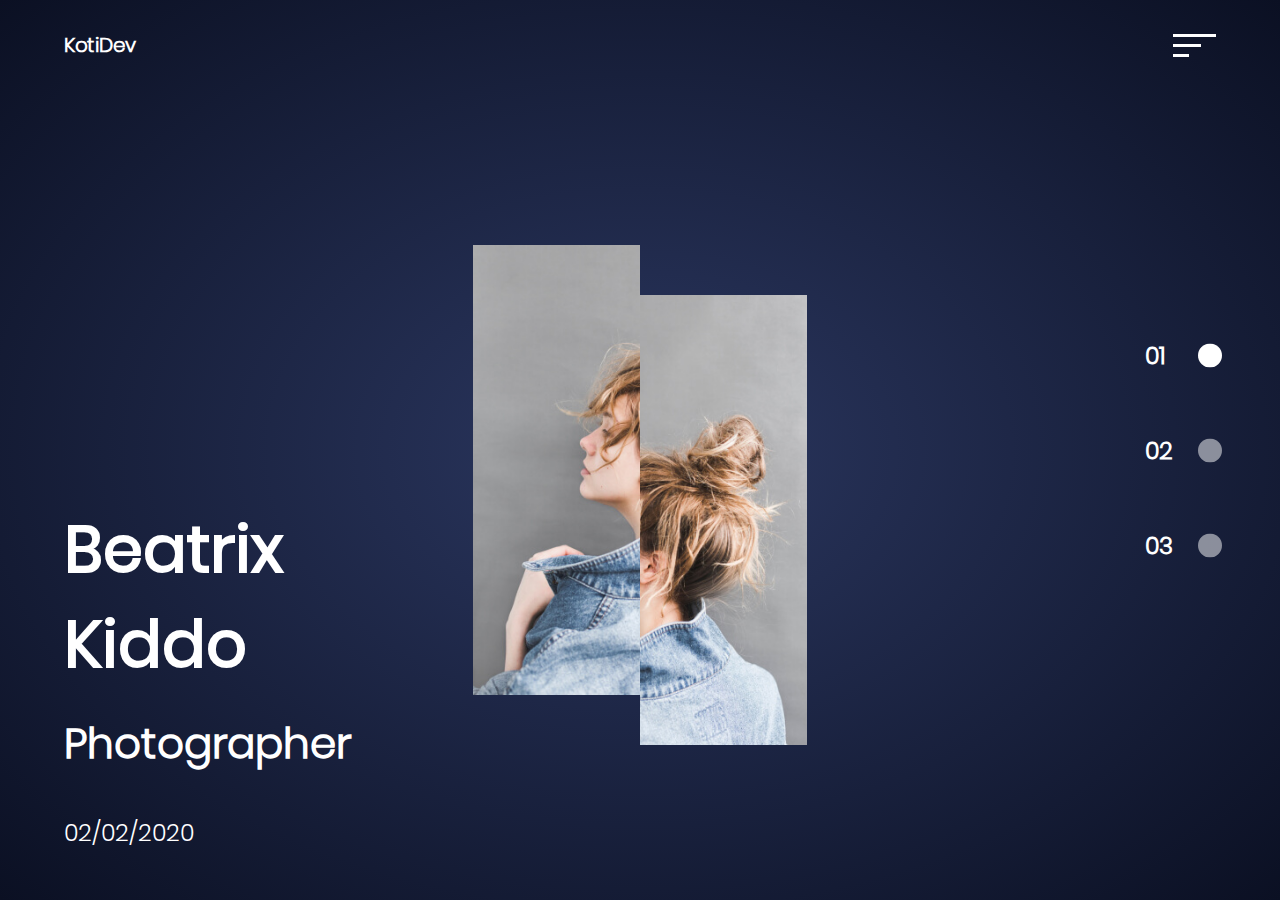
<file: index.html>
<!DOCTYPE html>
<html lang="en">
  <head>
    <meta charset="UTF-8" />
    <meta http-equiv="X-UA-Compatible" content="IE=edge" />
    <meta name="viewport" content="width=device-width, initial-scale=1.0" />
    <title>Krembo Genocide</title>
    <link rel="stylesheet" href="./style.css" />
    <link rel="icon" href="./img/icon.ico" />
  </head>
  <body>
    <div class="portfolio">
      <header>
        <nav>
          <h3 class="logo">KotiDev</h3>
          <svg
            class="menu"
            width="43"
            height="23"
            viewBox="0 0 43 23"
            fill="none"
            xmlns="http://www.w3.org/2000/svg"
          >
            <line y1="1.5" x2="43" y2="1.5" stroke="white" stroke-width="3" />
            <line y1="11.5" x2="28" y2="11.5" stroke="white" stroke-width="3" />
            <line y1="21.5" x2="16" y2="21.5" stroke="white" stroke-width="3" />
          </svg>
          <div class="nav-open">
            <div class="contact">
              <h3>Contact</h3>
              <p>052-652-2207</p>
            </div>
            <div class="social">
              <h3>Social</h3>
              <div class="social-links">
                <img src="/img/Facebook.svg" alt="" />
                <img src="/img/Instagram.svg" alt="" />
                <img src="/img/Twitter.svg" alt="" />
              </div>
            </div>
          </div>
        </nav>
        <main>
          <!-- Each section is classed under a different pro   -->
          <!-- Holds images and text data -->
          <section class="page photographer">
            <div class="details">
              <h1>Beatrix Kiddo</h1>
              <h2>Photographer</h2>
              <p>02/02/2020</p>
            </div>
            <div class="hero">
              <a href="./photo.html">
                <img
                  src="./img/model-left.jpg"
                  alt="model"
                  class="model-left"
                />
                <img
                  src="./img/model-right.jpg"
                  alt="model"
                  class="model-right"
                />
              </a>
            </div>
          </section>
          <section class="page chef">
            <div class="details">
              <h1>Robin Williams</h1>
              <h2>Chef</h2>
              <p>02/02/2020</p>
            </div>
            <div class="hero">
              <a href="./chef.html">
                <img src="./img/chef-left.jpg" alt="model" class="model-left" />
                <img
                  src="./img/chef-right.jpg"
                  alt="model"
                  class="model-right"
                />
              </a>
            </div>
          </section>
          <section class="page barber">
            <div class="details">
              <h1>Joe DiMaggio</h1>
              <h2>Hairstylist</h2>
              <p>02/02/2020</p>
            </div>
            <div class="hero">
              <a href="./barber.html">
                <img src="./img/hair-left.jpg" alt="model" class="model-left" />
                <img
                  src="./img/hair-right.jpg"
                  alt="model"
                  class="model-right"
                />
              </a>
            </div>
          </section>
          <!-- div for three filled dots for the interactive navbar  -->
          <div class="pages">
            <div class="page-1">
              <h3>01</h3>
              <svg
                class="slide active"
                width="12"
                height="12"
                viewBox="0 0 12 12"
                fill="none"
                xmlns="http://www.w3.org/2000/svg"
              >
                <circle cx="6" cy="6" r="6" fill="white" />
              </svg>
            </div>
            <div class="page-2">
              <h3>02</h3>
              <svg
                class="slide"
                width="12"
                height="12"
                viewBox="0 0 12 12"
                fill="none"
                xmlns="http://www.w3.org/2000/svg"
              >
                <circle cx="6" cy="6" r="6" fill="white" />
              </svg>
            </div>
            <div class="page-3">
              <h3>03</h3>
              <svg
                class="slide"
                width="12"
                height="12"
                viewBox="0 0 12 12"
                fill="none"
                xmlns="http://www.w3.org/2000/svg"
              >
                <circle cx="6" cy="6" r="6" fill="white" />
              </svg>
            </div>
          </div>
        </main>
      </header>
    </div>
    <script src="./app.js"></script>
    <script
      src="https://cdnjs.cloudflare.com/ajax/libs/gsap/3.6.1/gsap.min.js"
      integrity="sha512-cdV6j5t5o24hkSciVrb8Ki6FveC2SgwGfLE31+ZQRHAeSRxYhAQskLkq3dLm8ZcWe1N3vBOEYmmbhzf7NTtFFQ=="
      crossorigin="anonymous"
    ></script>
    <script src="./navOpen.js"></script>
  </body>
</html>
</file>
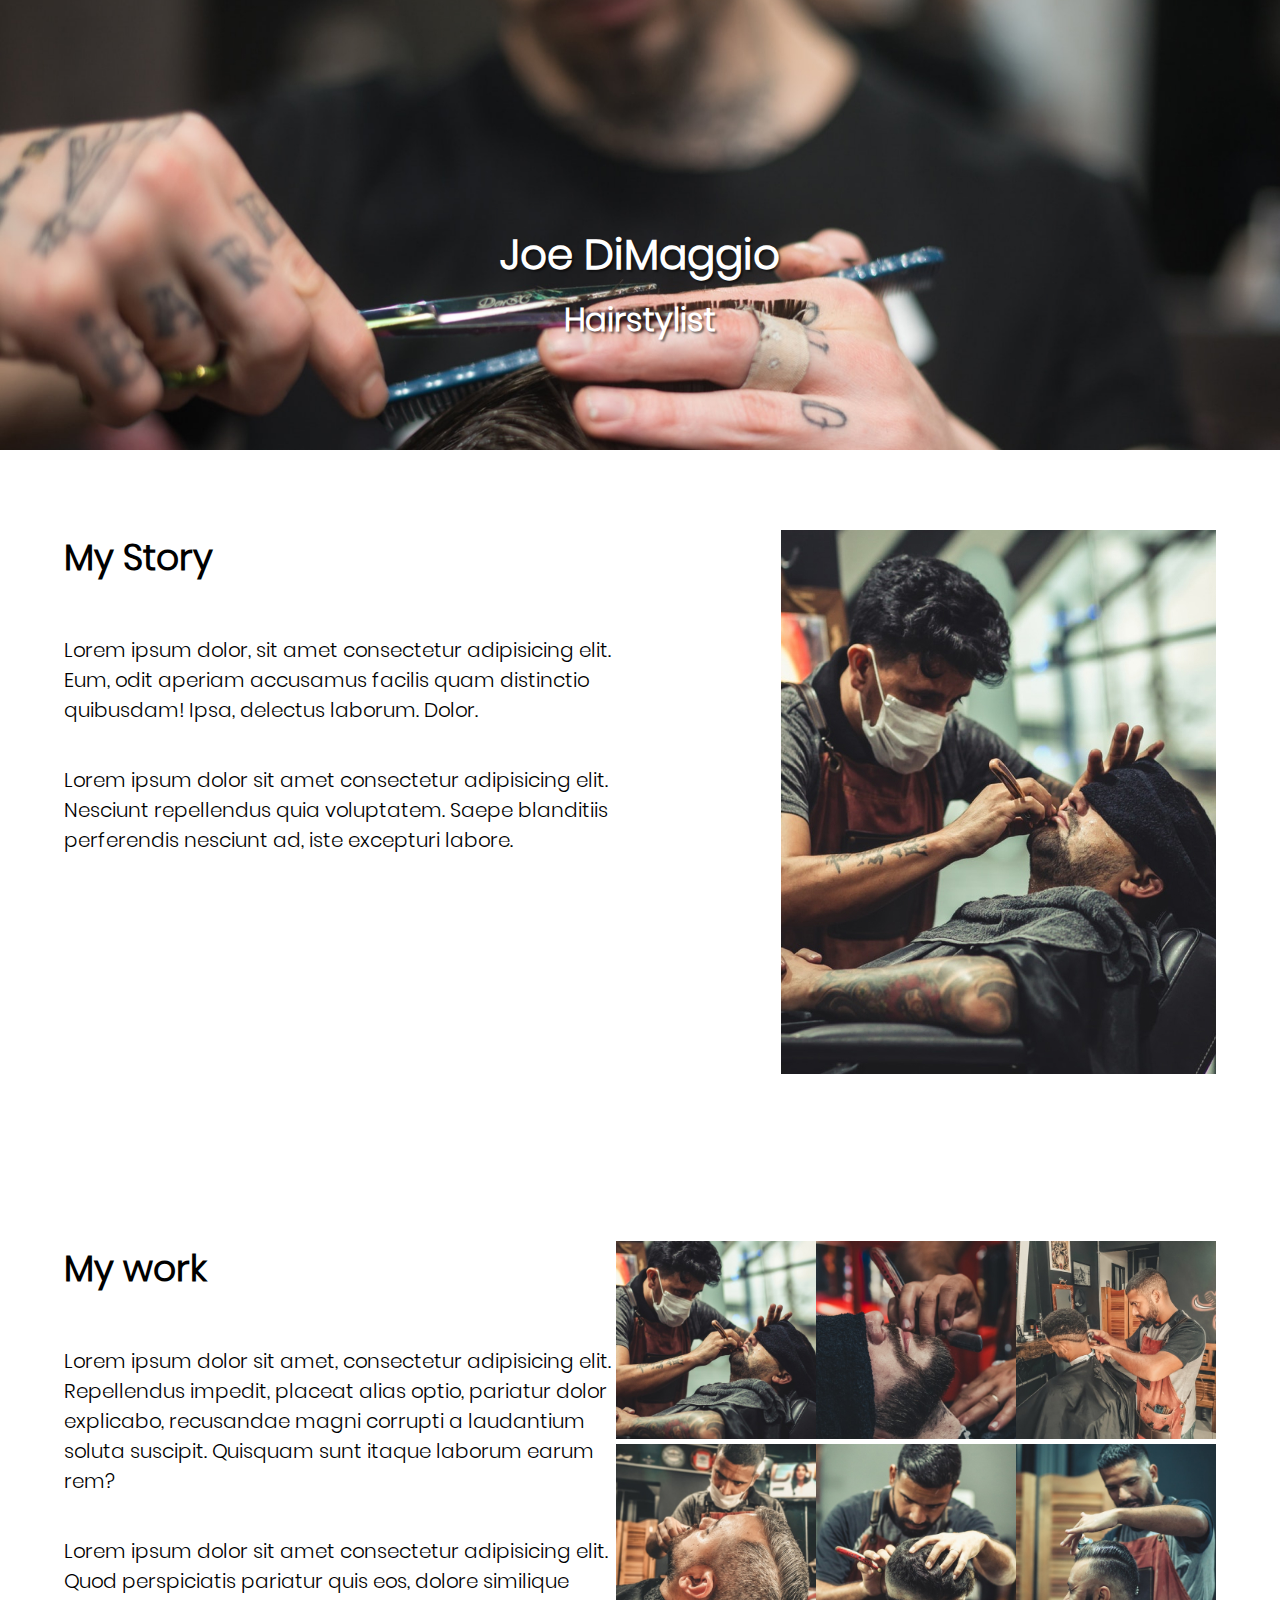
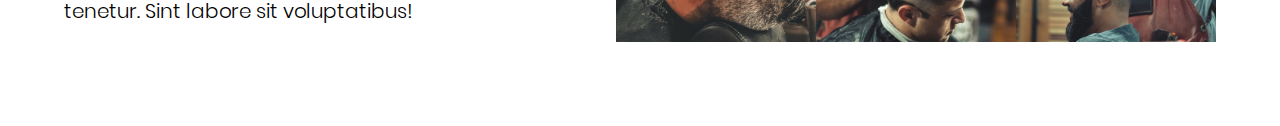
<file: barber.html>
<!DOCTYPE html>
<html lang="en">
  <head>
    <meta charset="UTF-8" />
    <meta http-equiv="X-UA-Compatible" content="IE=edge" />
    <meta name="viewport" content="width=device-width, initial-scale=1.0" />
    <link rel="stylesheet" href="./style.css" />
    <title>Joe DiMaggio</title>
  </head>
  <body>
    <main>
      <div class="banner">
        <img src="./img/barber-bg.jpg" alt="" />
        <div class="author">
          <h1>Joe DiMaggio</h1>
          <h3>Hairstylist</h3>
        </div>
      </div>
      <div class="story">
        <div class="story-description">
          <h3>My Story</h3>
          <p>
            Lorem ipsum dolor, sit amet consectetur adipisicing elit. Eum, odit
            aperiam accusamus facilis quam distinctio quibusdam! Ipsa, delectus
            laborum. Dolor.
          </p>
          <p>
            Lorem ipsum dolor sit amet consectetur adipisicing elit. Nesciunt
            repellendus quia voluptatem. Saepe blanditiis perferendis nesciunt
            ad, iste excepturi labore.
          </p>
        </div>
        <div class="profile">
          <img src="./img/barber-profile.jpg" alt="profile" />
        </div>
      </div>
      <div class="my-work">
        <div class="work-description">
          <h3>My work</h3>
          <p>
            Lorem ipsum dolor sit amet, consectetur adipisicing elit.
            Repellendus impedit, placeat alias optio, pariatur dolor explicabo,
            recusandae magni corrupti a laudantium soluta suscipit. Quisquam
            sunt itaque laborum earum rem?
          </p>
          <p>
            Lorem ipsum dolor sit amet consectetur adipisicing elit. Quod
            perspiciatis pariatur quis eos, dolore similique tenetur. Sint
            labore sit voluptatibus!
          </p>
        </div>
        <div class="work-gallery">
          <img src="./img/barber-gallery-1.jpg" alt="barberimg1" />
          <img src="./img/barber-gallery-2.jpg" alt="barberimg2" />
          <img src="./img/barber-gallery-3.jpg" alt="barberimg3" />
          <img src="./img/barber-gallery-4.jpg" alt="barberimg4" />
          <img src="./img/barber-gallery-5.jpg" alt="barberimg5" />
          <img src="./img/barber-gallery-6.jpg" alt="barberimg6" />
        </div>
      </div>
    </main>
  </body>
</html>
</file>
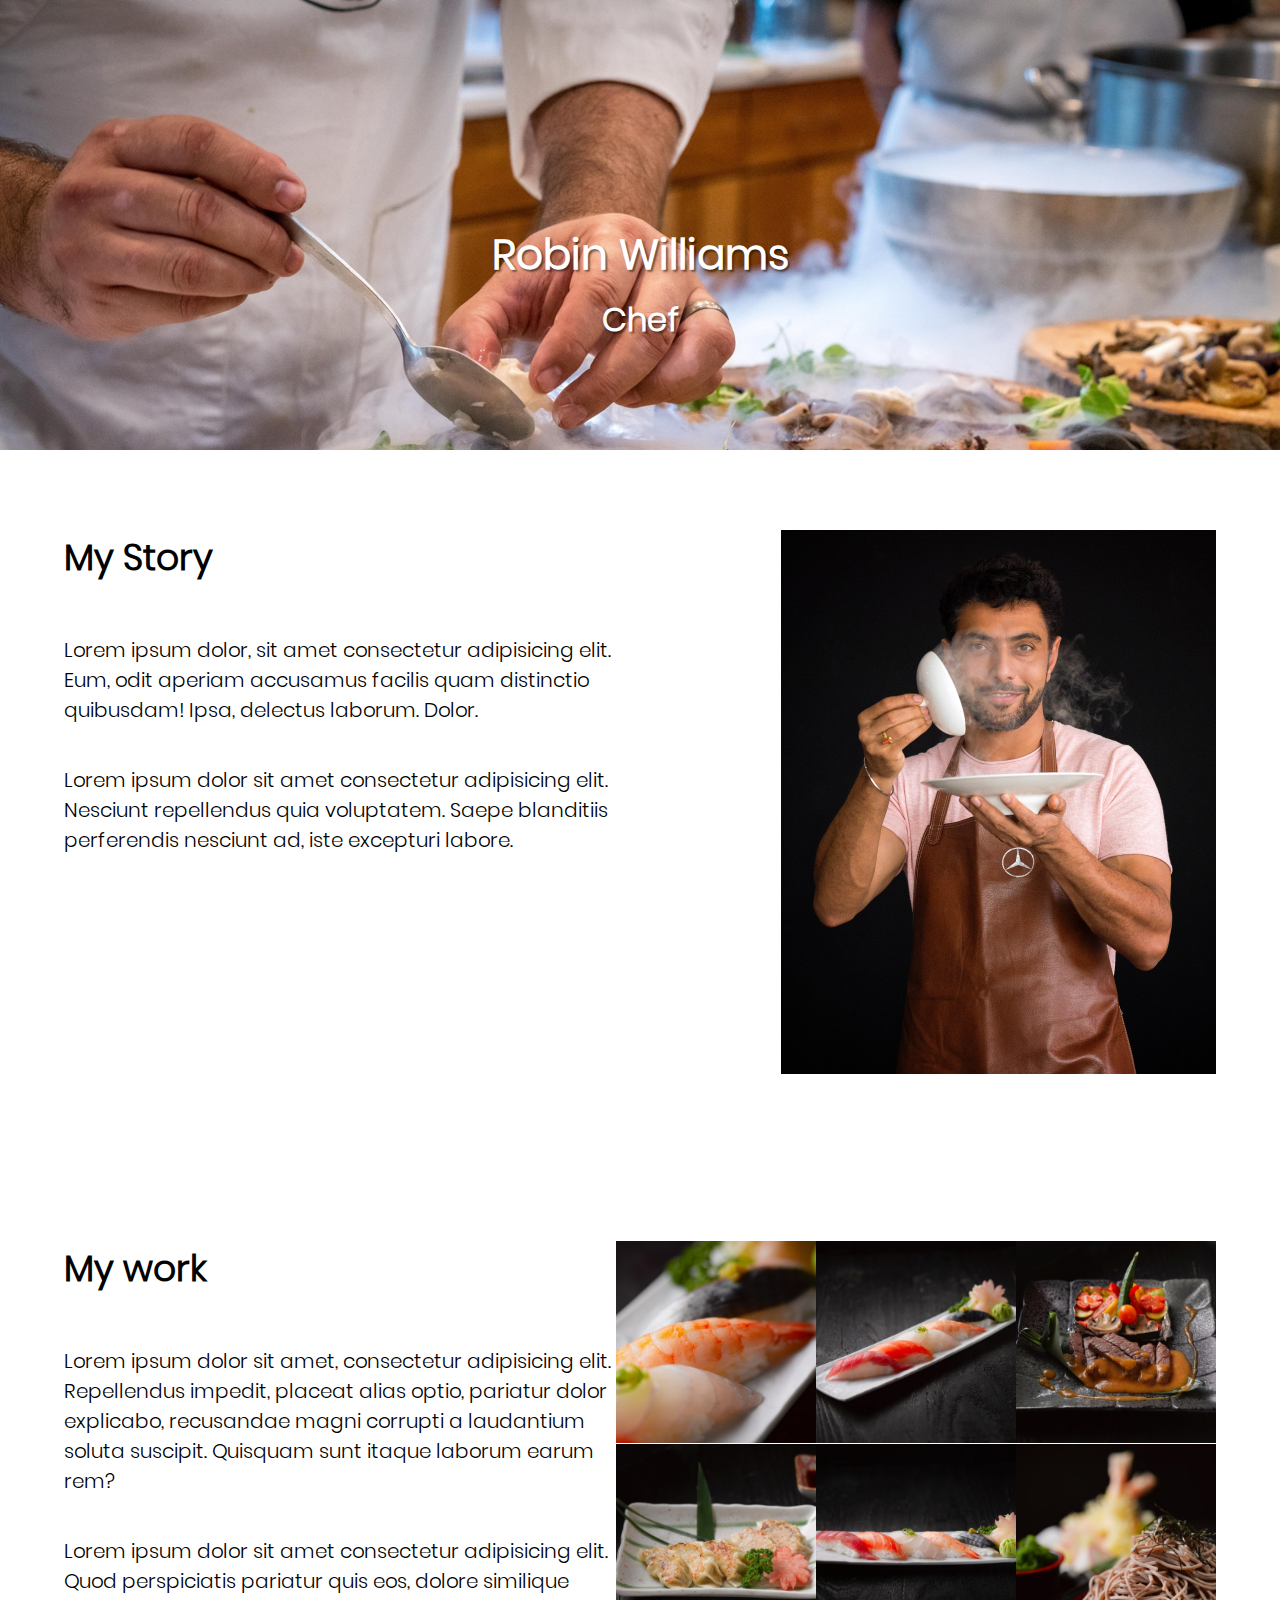
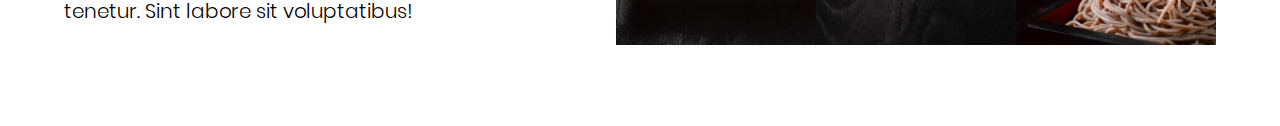
<file: chef.html>
<!DOCTYPE html>
<html lang="en">
  <head>
    <meta charset="UTF-8" />
    <meta http-equiv="X-UA-Compatible" content="IE=edge" />
    <meta name="viewport" content="width=device-width, initial-scale=1.0" />
    <link rel="stylesheet" href="./style.css" />
    <title>Robin Williams</title>
  </head>
  <body>
    <main>
      <div class="banner">
        <img src="./img/chef-bg.jpg" alt="" />
        <div class="author">
          <h1>Robin Williams</h1>
          <h3>Chef</h3>
        </div>
      </div>
      <div class="story">
        <div class="story-description">
          <h3>My Story</h3>
          <p>
            Lorem ipsum dolor, sit amet consectetur adipisicing elit. Eum, odit
            aperiam accusamus facilis quam distinctio quibusdam! Ipsa, delectus
            laborum. Dolor.
          </p>
          <p>
            Lorem ipsum dolor sit amet consectetur adipisicing elit. Nesciunt
            repellendus quia voluptatem. Saepe blanditiis perferendis nesciunt
            ad, iste excepturi labore.
          </p>
        </div>
        <div class="profile">
          <img src="./img/chef-profile.jpg" alt="profile" />
        </div>
      </div>
      <div class="my-work">
        <div class="work-description">
          <h3>My work</h3>
          <p>
            Lorem ipsum dolor sit amet, consectetur adipisicing elit.
            Repellendus impedit, placeat alias optio, pariatur dolor explicabo,
            recusandae magni corrupti a laudantium soluta suscipit. Quisquam
            sunt itaque laborum earum rem?
          </p>
          <p>
            Lorem ipsum dolor sit amet consectetur adipisicing elit. Quod
            perspiciatis pariatur quis eos, dolore similique tenetur. Sint
            labore sit voluptatibus!
          </p>
        </div>
        <div class="work-gallery">
          <img src="./img/chef-gallery-1.jpg" alt="chefimg1" />
          <img src="./img/chef-gallery-2.jpg" alt="chefimg2" />
          <img src="./img/chef-gallery-3.jpg" alt="chefimg3" />
          <img src="./img/chef-gallery-4.jpg" alt="chefimg4" />
          <img src="./img/chef-gallery-5.jpg" alt="chefimg5" />
          <img src="./img/chef-gallery-6.jpg" alt="chefimg6" />
        </div>
      </div>
    </main>
  </body>
</html>
</file>
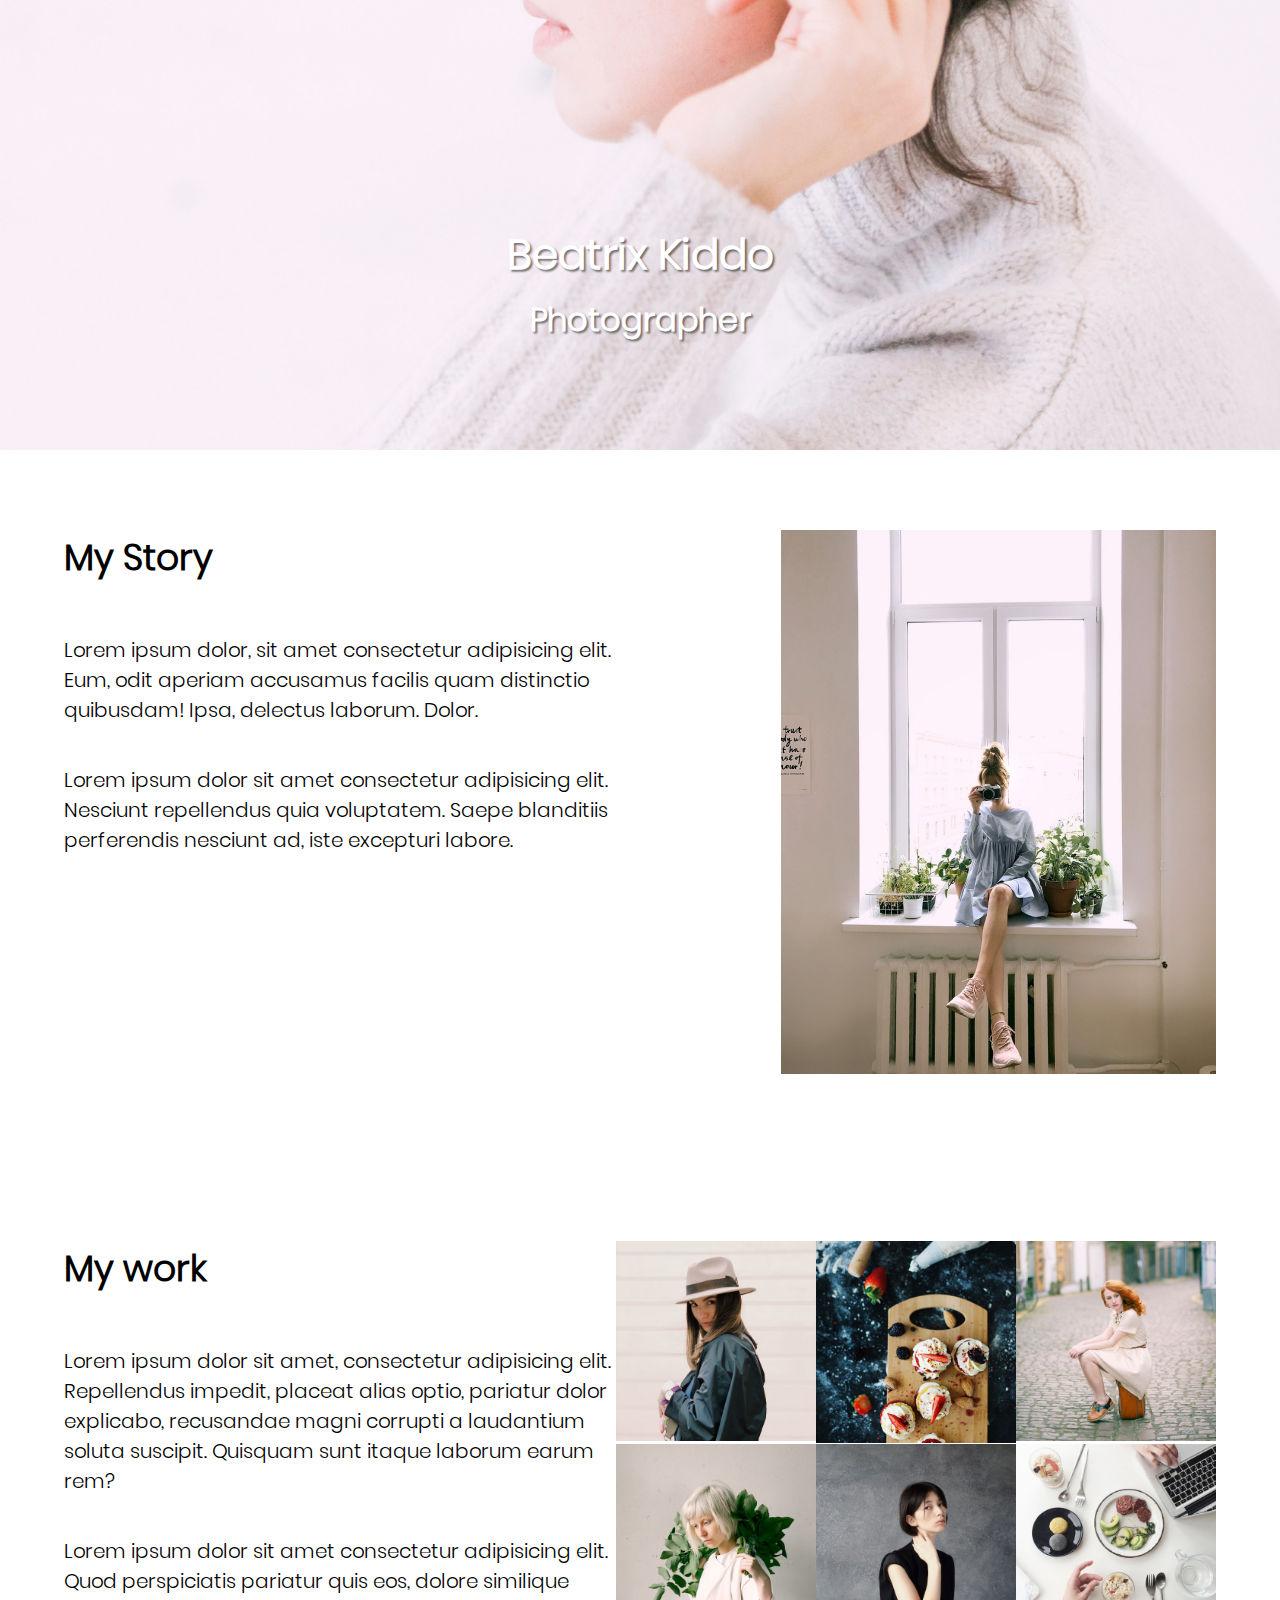
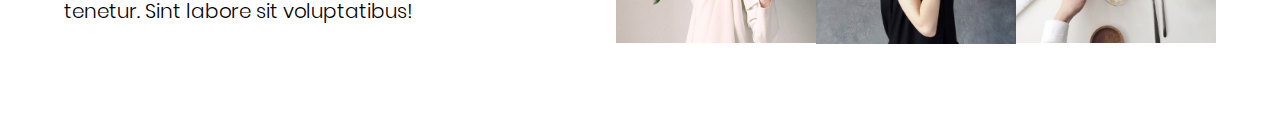
<file: photo.html>
<!DOCTYPE html>
<html lang="en">
  <head>
    <meta charset="UTF-8" />
    <meta http-equiv="X-UA-Compatible" content="IE=edge" />
    <meta name="viewport" content="width=device-width, initial-scale=1.0" />
    <link rel="stylesheet" href="./style.css" />
    <title>Beatrix Kiddo</title>
  </head>
  <body>
    <main>
      <div class="banner">
        <img src="./img/photo-bg.jpg" alt="" />
        <div class="author">
          <h1>Beatrix Kiddo</h1>
          <h3>Photographer</h3>
        </div>
      </div>
      <div class="story">
        <div class="story-description">
          <h3>My Story</h3>
          <p>
            Lorem ipsum dolor, sit amet consectetur adipisicing elit. Eum, odit
            aperiam accusamus facilis quam distinctio quibusdam! Ipsa, delectus
            laborum. Dolor.
          </p>
          <p>
            Lorem ipsum dolor sit amet consectetur adipisicing elit. Nesciunt
            repellendus quia voluptatem. Saepe blanditiis perferendis nesciunt
            ad, iste excepturi labore.
          </p>
        </div>
        <div class="profile">
          <img src="./img/photo-profile.jpg" alt="profile" />
        </div>
      </div>
      <div class="my-work">
        <div class="work-description">
          <h3>My work</h3>
          <p>
            Lorem ipsum dolor sit amet, consectetur adipisicing elit.
            Repellendus impedit, placeat alias optio, pariatur dolor explicabo,
            recusandae magni corrupti a laudantium soluta suscipit. Quisquam
            sunt itaque laborum earum rem?
          </p>
          <p>
            Lorem ipsum dolor sit amet consectetur adipisicing elit. Quod
            perspiciatis pariatur quis eos, dolore similique tenetur. Sint
            labore sit voluptatibus!
          </p>
        </div>
        <div class="work-gallery">
          <img src="./img/photo-gallery-1.jpg" alt="gallery1" />
          <img src="./img/photo-gallery-2.jpg" alt="gallery2" />
          <img src="./img/photo-gallery-3.jpg" alt="gallery3" />
          <img src="./img/photo-gallery-4.jpg" alt="gallery4" />
          <img src="./img/photo-gallery-5.jpg" alt="gallery5" />
          <img src="./img/photo-gallery-6.jpg" alt="gallery6" />
        </div>
      </div>
    </main>
  </body>
</html>
</file>
<file: style.css>
/* Setting a general style for all the site
 and possible pseudo elements */
*,
*::before,
*::after {
  margin: 0;
  padding: 0;
  box-sizing: border-box;
}

/* Local font import*/
@font-face {
  font-family: popLight;
  src: url(./fonts/Poppins-Light.ttf);
}
@font-face {
  font-family: popReg;
  src: url(./fonts/Poppins-Regular.ttf);
}
@font-face {
  font-family: popMed;
  src: url(./fonts/Poppins-Medium.ttf);
}

body {
  font-family: popLight;
}

/* setting a two color radial gradient background in the main div */
.portfolio {
  color: white;
  background: radial-gradient(rgba(43, 55, 96, 1), rgba(11, 16, 35, 1));
}

/*aligning nav*/
nav {
  min-height: 10vh;
  width: 90%;
  margin: auto;
  display: flex;
  justify-content: space-between;
  align-items: center;
  padding: 20px 0px;
}

/*logo cosmetics*/
.logo {
  font-size: 20px;
  pointer-events: none;
}

/*professionals classed in a generic class ergo,
we can style all of them in unison*/
.page {
  min-height: 90vh;
  display: grid;
  grid-template-columns: 5% 1fr 1fr 1fr 5%;
}
/*placing all the pages on top of each other for the hud in all pages */
.chef,
.barber {
  position: absolute;
  bottom: 0%;
  left: 0%;
  width: 100%;
  opacity: 0;
  pointer-events: none;
}

/*all pro headshots are classed under hero*/
.hero {
  overflow: hidden;
  height: 500px;
  align-self: center;
  justify-self: center;
  display: flex;
}

/* adding some attributes to the img elements inside of class hero */
.hero img {
  height: 500px;
  transition: transform 0.3s ease-out;
  cursor: pointer;
}
.hero a {
  display: flex;
}

/* basic animations for the hero avatars*/
.model-right {
  transform: translate(0%, 10%);
}
.model-left {
  transform: translate(0%, -10%);
}

.hero:hover .model-right {
  transform: translate(0%, 0%);
}
.hero:hover .model-left {
  transform: translate(0%, 0%);
}

/*pro text data is classed under details*/
.details {
  grid-column: 2/3;
  align-self: end;
}

.details h1 {
  font-size: 64px;
  font-family: popReg;
}

.details h2 {
  font-size: 42px;
  padding: 20px 0px;
}

.details p {
  font-size: 24px;
  /*padding using four values works in the same direction as a clock */
  padding: 20px 0px 50px 0px;
}

/* There is a radio navbar for navigating to each pro the parent div is pages 
the descendants are page 1-3*/
.pages {
  position: absolute;
  right: 5%;
  top: 50%;
  transform: translateY(-50%);
}

/* styling direct children divs of pages class */
.pages > div {
  display: flex;
  align-items: center;
  justify-content: space-between;
}
.pages h3 {
  font-size: 24px;
  /* pads all four directions 30 pixels */
  padding: 30px;
}
/* Making the dots slightly bigger and opacate by 50%  */
.pages svg {
  cursor: pointer;
  opacity: 0.5;
  transform: scale(2);
}
/* Animation trigger hovering applies on it dot function */
.pages svg:hover {
  animation: dot 0.5s ease-in-out infinite alternate;
}
/* When a click is triggered unopacate it  */
.pages svg.active {
  opacity: 1;
}
/* assigning dot function */
@keyframes dot {
  0% {
    transform: scale(2);
  }
  100% {
    transform: scale(4);
  }
}

/*Each and every pro got their own descrpition site 
with banner, story and work examples
we'll start with the banner class down below*/
.banner {
  height: 50vh;
  width: 100%;
  position: relative;
}
/* Fiiting the banner images within the size of the banner */
.banner img {
  height: 100%;
  width: 100%;
  object-fit: cover;
  object-position: top;
}
.author {
  position: absolute;
  top: 70%;
  left: 50%;
  transform: translate(-50%, -70%);
  color: white;
  text-shadow: 2px 2px 2px rgba(0, 0, 0, 0.5);
  text-align: center;
}
.author h1 {
  font-size: 42px;
}
.author h3 {
  padding: 10px 0px;
  font-size: 32px;
}

/* story class holds the sentence my story and two paragraphs 
the story and my work classes are pretty much identical
only difference there is the  photo gallery within my work*/
.story,
.my-work {
  display: flex;
  justify-content: space-between;
  width: 90%;
  margin: auto;
  padding: 80px 0px;
}
.story-description,
.work-description {
  width: 50%;
}
.story-description h3,
.work-description h3 {
  font-size: 36px;
  padding-bottom: 30px;
}
.story-description p,
.work-description p {
  padding: 20px 0px;
  font-size: 20px;
}

.work-gallery {
  display: grid;
  grid-template-columns: repeat(3, 200px);
}
.work-gallery img {
  width: 100%;
}

/* media decorator triggers when the width goes below 1024px made for mobile adapation  */
@media (max-width: 1024px) {
  .page {
    grid-template-columns: 5% 1fr 5%;
    grid-template-rows: 2fr 1fr;
    align-items: center;
  }
  .hero {
    grid-column: 2/3;
    height: auto;
  }
  .hero img {
    height: 500px;
  }
  .details {
    grid-row: 2/3;
    grid-column: 2/3;
    text-align: center;
  }
  .details h1 {
    font-size: 48px;
  }
  .details h2 {
    font-size: 38px;
  }
  .story,
  .my-work {
    flex-direction: column;
  }
  .story-description,
  .work-description {
    width: 100%;
  }
  .work-gallery {
    display: grid;
    grid-template-columns: repeat(auto-fit, minmax(250px, 1fr));
  }
  .profile {
    padding-top: 30px;
    text-align: center;
  }
}

/* media decorator for in the case of a smaller width device */
@media (max-width: 768px) {
  .hero img {
    height: 300px;
  }
  .details h1 {
    font-size: 38px;
  }
  .details h2 {
    font-size: 28px;
  }
}

.nav-open {
  position: absolute;
  top: 0px;
  left: 0px;
  width: 100%;
  height: 50vh;
  background: white;
  z-index: 1;
  color: black;
  display: grid;
  grid-template-columns: 5% 1fr 1fr 5%;
  justify-items: center;
  align-items: center;
  text-align: center;
  transform: translateY(-100%);
}

.contact {
  grid-column: 2/3;
}

.nav-open h3 {
  font-size: 28px;
  padding-bottom: 40px;
}
.nav-open p {
  font-size: 18px;
}

.social-links img {
  padding: 0px 10px;
}

.logo,
.menu {
  z-index: 2;
}

.menu {
  cursor: pointer;
}
</file>
